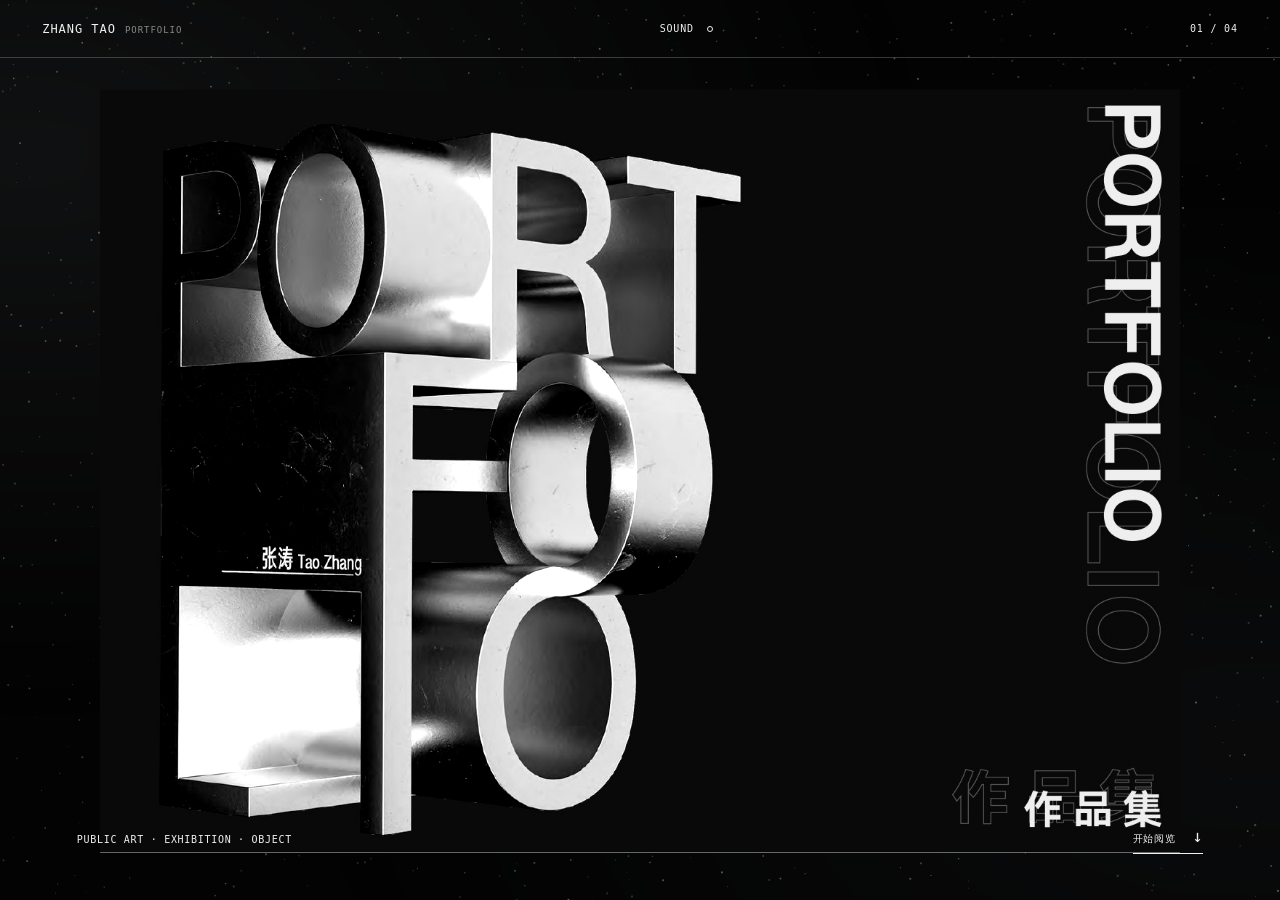
<file: index.html>
<!doctype html>
<html lang="zh-CN">
<head><meta charset="UTF-8"><meta name="viewport" content="width=device-width,initial-scale=1.0"><meta name="description" content="张涛作品集｜公共艺术、展陈与个人创作"><title>张涛｜作品集</title><link rel="stylesheet" href="style.css"></head>
<body class="home">
<canvas id="sand" aria-hidden="true"></canvas><link rel="stylesheet" href="enhancements.css">
<header class="site-head"><a class="wordmark" href="#cover">ZHANG TAO<small>PORTFOLIO</small></a><button class="sound" data-sound aria-pressed="false">SOUND <i></i></button><span class="page-count">01 / 04</span></header>
<main class="snap-stack" id="cover">
  <section class="slide cover-slide" id="home" data-slide><div class="cover-art reveal"><img src="assets/pages/001.jpg" alt="张涛作品集封面"></div><div class="cover-cta reveal"><p>PUBLIC ART · EXHIBITION · OBJECT</p><a class="text-link" href="#catalogue" data-click>开始阅览 <b>↓</b></a></div></section>
  <section class="slide catalogue-slide" id="catalogue" data-slide><div class="catalogue-copy reveal"><p class="micro">CATALOGUE / 作品目录</p><h1 class="home-title"><span>空间的叙事，</span><br><em>艺术的现场。</em><small>SPATIAL NARRATIVE · ART IN SITU</small></h1><p class="lede">张涛 · 公共艺术、展陈空间与荣誉奖杯设计</p></div><div class="chapter-list reveal"><a href="project.html?project=exhibition" data-click><span>01</span><strong>展厅会展</strong><small>EXHIBITION</small><b>04 — 30</b></a><a href="project.html?project=public-art" data-click><span>02</span><strong>公共艺术</strong><small>PUBLIC ART</small><b>31 — 63</b></a><a href="project.html?project=personal" data-click><span>03</span><strong>个人创作</strong><small>PERSONAL CREATION</small><b>64 — 95</b></a></div></section>
  <section class="slide statement-slide" data-slide><p class="micro reveal">DESIGNER STATEMENT</p><h2 class="reveal">以感知为尺度，<br>让设计<a href="project.html?project=public-art" data-click>发生</a>。</h2><div class="statement-meta reveal"><span>4 YEARS OF PRACTICE</span><span>HANGZHOU · NINGBO</span><span>2022 — 2026</span></div></section>
  <section class="slide contact-slide" id="contact" data-slide><p class="micro reveal">CONTACT</p><div class="contact-content reveal"><h2>把想象，落在<br><em>真实世界。</em></h2><a href="mailto:931085586@qq.com" data-click>931085586@qq.com</a><p>198 5710 5404<br>微信：zh931085586</p></div><p class="copyright">© ZHANG TAO 2026</p></section>
</main>
<script src="script.js"></script>
</body></html>
</file>
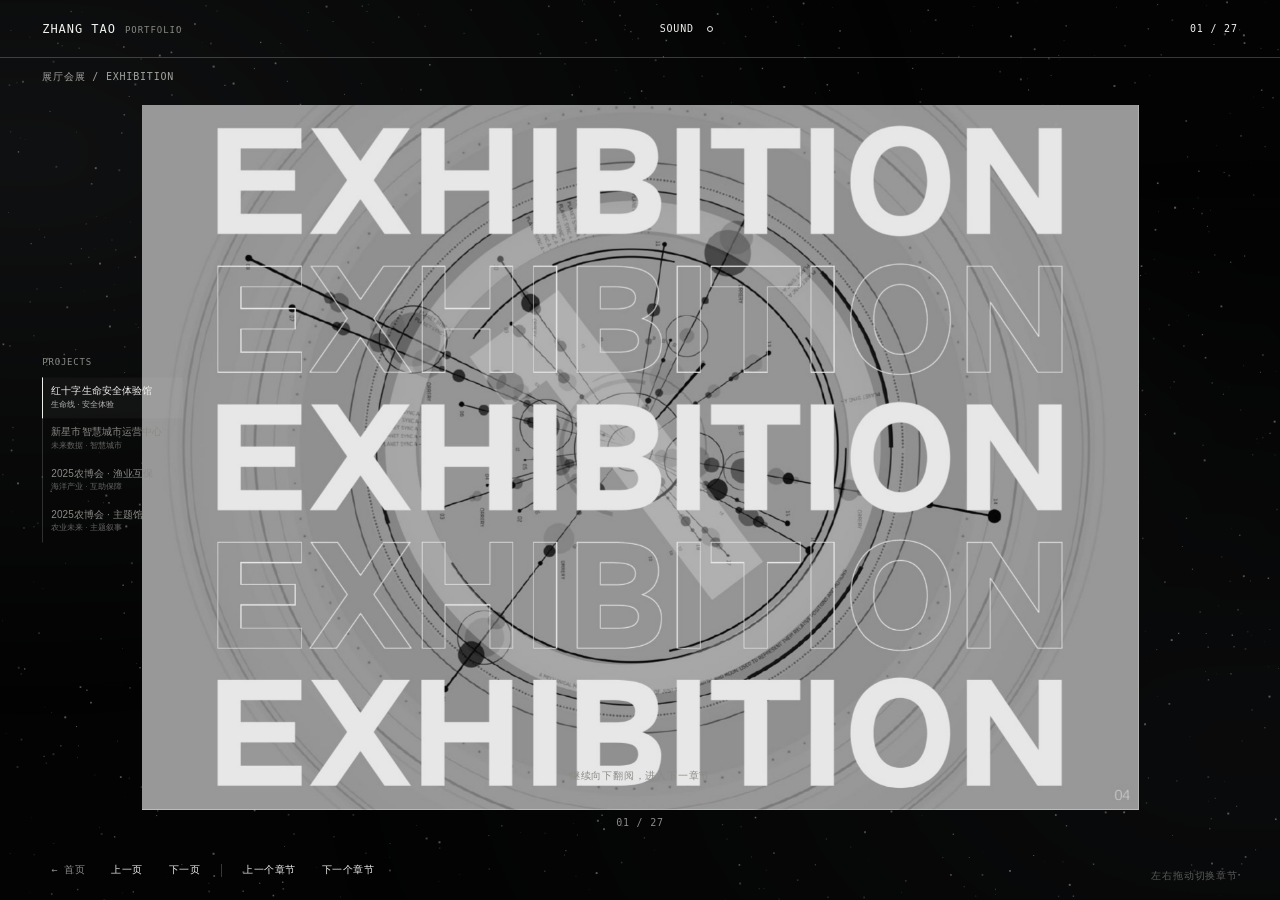
<file: project.html>
<!doctype html>
<html lang="zh-CN">
<head>
  <meta charset="UTF-8">
  <meta name="viewport" content="width=device-width,initial-scale=1.0">
  <title>张涛｜作品阅览</title>
  <link rel="stylesheet" href="style.css">
  <link rel="stylesheet" href="project.css">
  <link rel="stylesheet" href="mobile.css">
</head>
<body class="project">
  <canvas id="sand" aria-hidden="true"></canvas>
  <header class="site-head">
    <a class="wordmark" href="index.html#home" data-click>ZHANG TAO<small>PORTFOLIO</small></a>
    <button class="sound" data-sound aria-pressed="false">SOUND <i></i></button>
    <span class="page-count" id="counter"></span>
  </header>
  <p class="chapter-label" id="chapter-label"></p>
  <aside class="project-index" aria-label="项目导航"><p>PROJECTS</p><div id="project-links"></div></aside>
  <main id="reader" class="reader"></main>
  <p class="gesture-note" aria-hidden="true">左右拖动切换章节</p>
  <nav class="reader-nav" aria-label="阅览控制">
    <a href="index.html#home" data-click>← 首页</a>
    <button id="previous" data-click>上一页</button>
    <button id="next" data-click>下一页</button>
    <span></span>
    <button id="chapter-previous" data-click>上一个章节</button>
    <button id="chapter-next" data-click>下一个章节</button>
  </nav>
  <script src="script.js"></script>
  <script src="project.js"></script>
</body>
</html>
</file>
<file: style.css>
:root{--bg:#030303;--fg:#f0f0ed;--muted:#8a8a86;--hair:rgba(240,240,237,.22);--accent:#fff}*{box-sizing:border-box}html,body{margin:0;background:var(--bg);color:var(--fg);font-family:"Microsoft YaHei","Noto Sans SC",Arial,sans-serif}body{overflow:hidden}body:before{content:"";position:fixed;z-index:0;inset:-25%;pointer-events:none;background:radial-gradient(ellipse at 18% 28%,rgba(73,78,83,.19),transparent 40%),radial-gradient(ellipse at 82% 72%,rgba(48,53,59,.17),transparent 42%),radial-gradient(ellipse at 55% 48%,rgba(255,255,255,.035),transparent 34%);filter:blur(28px);animation:breathe 13s ease-in-out infinite alternate}@keyframes breathe{0%{transform:scale(.92) translate3d(-3%,-2%,0);opacity:.45}50%{opacity:.9}100%{transform:scale(1.12) translate3d(3%,3%,0);opacity:.65}}#sand{position:fixed;inset:0;width:100%;height:100%;z-index:0;pointer-events:none;opacity:.9;mix-blend-mode:screen}.site-head{position:fixed;z-index:5;inset:0 0 auto;height:58px;padding:0 3.3vw;display:flex;align-items:center;justify-content:space-between;border-bottom:1px solid var(--hair);mix-blend-mode:normal}.wordmark{font-family:Consolas,monospace;font-size:12px;letter-spacing:.08em;color:var(--fg);text-decoration:none}.wordmark small{color:var(--muted);font-size:9px;margin-left:9px}.sound{border:1px solid transparent;background:rgba(255,255,255,0);color:var(--fg);font:10px Consolas,monospace;letter-spacing:.08em;padding:7px 8px;cursor:pointer;transition:border-color .45s ease,background .45s ease,backdrop-filter .45s ease,box-shadow .45s ease}.sound:hover{border-color:rgba(240,240,237,.24);background:rgba(255,255,255,.07);backdrop-filter:blur(12px);box-shadow:0 0 14px rgba(239,244,248,.13),inset 0 0 10px rgba(255,255,255,.04)}.sound i{display:inline-block;width:6px;height:6px;border:1px solid var(--fg);border-radius:50%;margin-left:6px}.sound[aria-pressed=true] i{background:var(--fg)}.page-count,.micro{font:10px Consolas,monospace;letter-spacing:.08em}.snap-stack{height:100svh;overflow-y:auto;scroll-snap-type:y mandatory;scroll-behavior:smooth;position:relative;z-index:1}.slide{height:100svh;min-height:520px;scroll-snap-align:start;scroll-snap-stop:always;padding:clamp(80px,12vh,140px) 6vw 5vh;position:relative;display:flex;flex-direction:column;justify-content:center}.cover-slide{padding:78px 3vw 4vh}.cover-art{height:calc(100svh - 135px);display:flex;justify-content:center;align-items:center}.cover-art img{display:block;max-width:100%;max-height:100%;object-fit:contain;filter:grayscale(1) contrast(1.08)}.cover-cta{position:absolute;bottom:5vh;left:6vw;right:6vw;display:flex;justify-content:space-between;align-items:center;font:10px Consolas,monospace;letter-spacing:.07em}.text-link{color:var(--fg);text-decoration:none;border-bottom:1px solid var(--fg);padding:0 0 7px}.text-link b{font-size:17px;font-weight:400;margin-left:10px}.catalogue-slide{justify-content:space-between}.catalogue-copy h1{font-size:clamp(43px,7.8vw,125px);line-height:1.03;letter-spacing:-.085em;font-weight:500;margin:3vh 0}.catalogue-copy em,.statement-slide em,.contact-slide em{font-family:Georgia,"Songti SC",serif;font-weight:400}.lede{color:var(--muted);font-size:13px}.chapter-list{border-top:1px solid var(--hair)}.chapter-list a{min-height:13vh;border-bottom:1px solid var(--hair);display:grid;grid-template-columns:8% 28% 1fr auto;align-items:center;gap:10px;color:var(--fg);text-decoration:none;transition:padding .45s ease,background .45s ease}.chapter-list a:hover{padding-left:1.5vw;background:rgba(255,255,255,.035)}.chapter-list span,.chapter-list small,.chapter-list b{font:10px Consolas,monospace;letter-spacing:.07em;color:var(--muted)}.chapter-list strong{font-weight:400;font-size:clamp(20px,2.3vw,34px);letter-spacing:-.05em}.statement-slide h2{font-size:clamp(47px,8vw,128px);letter-spacing:-.09em;line-height:1.02;font-weight:500;margin:5vh 0}.statement-slide h2 a{color:var(--fg);text-decoration:none;font-family:Georgia,"Songti SC",serif;font-weight:400;border-bottom:1px solid var(--fg)}.statement-meta{display:flex;justify-content:space-between;border-top:1px solid var(--hair);padding-top:13px;color:var(--muted);font:10px Consolas,monospace;letter-spacing:.06em}.contact-slide{background:rgba(255,255,255,.025)}.contact-content{margin:auto 0}.contact-content h2{font-weight:500;font-size:clamp(43px,7vw,110px);line-height:1.02;letter-spacing:-.09em;margin:0 0 9vh}.contact-content>a{font:clamp(19px,3vw,43px) Consolas,monospace;color:var(--fg);text-decoration:none;border-bottom:1px solid var(--fg);padding-bottom:8px}.contact-content p{margin-top:5vh;color:var(--muted);font:11px/1.9 Consolas,monospace}.copyright{position:absolute;bottom:5vh;color:var(--muted);font:10px Consolas,monospace}.reveal{opacity:0;transform:scale(.97) translateY(18px);transition:opacity 1s ease,transform 1.1s cubic-bezier(.16,1,.3,1)}.reveal.in{opacity:1;transform:none}@media(max-width:700px){.site-head{height:50px;padding:0 5vw}.wordmark small,.page-count{display:none}.slide{padding-left:6vw;padding-right:6vw}.cover-slide{padding:65px 3vw 4vh}.cover-art{height:calc(100svh - 125px)}.cover-cta{left:6vw;right:6vw}.chapter-list a{grid-template-columns:10% 1fr auto;min-height:15vh}.chapter-list small{display:none}.statement-meta{gap:10px;flex-wrap:wrap}.contact-content h2{margin-bottom:7vh}}
</file>
<file: enhancements.css>
.snap-stack{scrollbar-width:none}.snap-stack::-webkit-scrollbar{display:none;width:0;height:0}.home-title{position:relative;display:inline-block;isolation:isolate;cursor:default}.home-title small{display:block;margin-top:18px;color:var(--muted);font:10px Consolas,monospace;letter-spacing:.12em}.home-title:after{content:"";position:absolute;z-index:-1;inset:-14% -8%;background:linear-gradient(105deg,transparent 25%,rgba(255,255,255,.18) 48%,transparent 68%);filter:blur(12px);transform:translateX(-35%);opacity:0;transition:opacity .7s ease,transform 1.15s cubic-bezier(.16,1,.3,1)}.home-title:hover:after{opacity:1;transform:translateX(35%)}.home-title span,.home-title em{transition:text-shadow .7s ease}.home-title:hover span,.home-title:hover em{text-shadow:0 0 18px rgba(245,248,250,.21)}.cover-art img{clip-path:inset(1px);border:0;outline:0;box-shadow:none}
</file>
<file: project.css>
.reader{height:100svh;overflow-y:auto;scroll-snap-type:y mandatory;scroll-behavior:smooth;position:relative;z-index:1}.spread{height:100svh;scroll-snap-align:start;scroll-snap-stop:always;padding:60px 2vw 28px;display:flex;flex-direction:column;align-items:center;justify-content:center}.spread img{display:block;width:78vw;max-width:100%;max-height:calc(100svh - 94px);height:auto;object-fit:contain;clip-path:inset(1px);border:0;outline:0;box-shadow:none;opacity:0;transform:scale(.985);transition:opacity .38s ease,transform .75s cubic-bezier(.16,1,.3,1);will-change:transform,opacity}.spread.active img{opacity:1;transform:none}.spread small{font:10px Consolas,monospace;color:var(--muted);padding-top:7px;letter-spacing:.08em}.project-index{position:fixed;z-index:5;left:3.3vw;top:50%;transform:translateY(-50%);width:min(11vw,194px);font:10px Consolas,monospace;letter-spacing:.08em}.project-index>p{margin:0 0 10px;color:var(--muted);font-size:9px}.project-index button{display:block;width:100%;padding:7px 8px 8px;border:0;border-left:1px solid rgba(240,240,237,.18);background:transparent;color:var(--muted);text-align:left;cursor:pointer;transition:border-color .45s ease,color .45s ease,background .45s ease,backdrop-filter .45s ease,box-shadow .45s ease}.project-index button strong{display:block;font:10px/1.35 "Microsoft YaHei",sans-serif;font-weight:400;letter-spacing:.01em}.project-index button small{display:block;padding:2px 0 0;font-size:8px;line-height:1.35;opacity:.72}.project-index button.active{border-left-color:var(--fg);color:var(--fg);background:rgba(255,255,255,.04)}.project-index button:hover{color:var(--fg);background:rgba(255,255,255,.07);backdrop-filter:blur(10px);box-shadow:0 0 13px rgba(240,244,248,.12),inset 0 0 10px rgba(255,255,255,.04)}.reader-nav{position:fixed;z-index:6;left:3.3vw;bottom:15px;display:flex;gap:8px;align-items:center}.reader-nav span{height:13px;width:1px;background:var(--hair);margin:0 4px}.reader-nav a,.reader-nav button{padding:7px 8px;border:1px solid transparent;background:rgba(255,255,255,0);color:var(--fg);font:10px Consolas,monospace;letter-spacing:.05em;text-decoration:none;cursor:pointer;transition:border-color .45s ease,background .45s ease,backdrop-filter .45s ease,box-shadow .45s ease,color .45s ease}.reader-nav a{color:var(--muted)}.reader-nav a:hover,.reader-nav button:hover{border-color:rgba(240,240,237,.26);background:rgba(255,255,255,.075);backdrop-filter:blur(12px);box-shadow:0 0 15px rgba(239,244,248,.14),inset 0 0 12px rgba(255,255,255,.045);color:var(--fg)}.gesture-note{position:fixed;z-index:5;right:3.3vw;bottom:17px;margin:0;color:rgba(175,175,171,.48);font:10px Consolas,monospace;letter-spacing:.08em;pointer-events:none}.chapter-end{gap:4vh;text-align:center}.chapter-end h1{margin:0;font-size:clamp(42px,7vw,104px);font-weight:500;line-height:1;letter-spacing:-.09em}.chapter-end p{margin:0;color:var(--muted);font:11px Consolas,monospace;letter-spacing:.08em}.chapter-links{display:flex;gap:10px;justify-content:center;flex-wrap:wrap}.chapter-links a{min-width:170px;padding:13px 20px;border:1px solid var(--hair);color:var(--fg);text-decoration:none;font:11px Consolas,monospace;letter-spacing:.05em;transition:border-color .45s ease,background .45s ease,backdrop-filter .45s ease,box-shadow .45s ease}.chapter-links a small{display:block;padding-top:5px;font-size:8px}.chapter-links a:hover{border-color:rgba(240,240,237,.32);background:rgba(255,255,255,.075);backdrop-filter:blur(12px);box-shadow:0 0 15px rgba(239,244,248,.14),inset 0 0 12px rgba(255,255,255,.045)}.continue-note{position:absolute;bottom:13vh;color:var(--muted)!important}@media(max-width:980px){.project-index{display:none}.spread img{width:88vw}}@media(max-width:700px){.spread{padding:51px 3vw 30px}.spread img{width:94vw;max-height:calc(100svh - 90px)}.reader-nav{left:4vw;bottom:11px;gap:2px}.reader-nav a,.reader-nav button{font-size:9px;padding:6px 5px}.reader-nav #previous,.reader-nav #next,.reader-nav span{display:none}.gesture-note{right:4vw;bottom:12px;font-size:8px}.chapter-links{flex-direction:column;width:min(80vw,330px)}.chapter-links a{min-width:0}.continue-note{bottom:11vh}}
</file>
<file: mobile.css>
.reader{scrollbar-width:none;touch-action:pan-y}.reader::-webkit-scrollbar{display:none;width:0;height:0}.chapter-label{position:fixed;z-index:6;left:3.3vw;top:70px;margin:0;color:rgba(220,220,215,.72);font:10px Consolas,monospace;letter-spacing:.08em;pointer-events:none}@media (max-width:980px) and (orientation:landscape){.project-index{display:block;left:1.5vw;width:min(16vw,132px)}.project-index>p{font-size:8px;margin-bottom:5px}.project-index button{padding:3px 5px 4px}.project-index button strong{font-size:8px;line-height:1.24}.project-index button small{font-size:7px;line-height:1.2}.spread img{width:78vw}.reader-nav{left:1.5vw}.chapter-label{left:1.5vw;top:64px;font-size:8px}.gesture-note{right:1.5vw;bottom:10px;font-size:8px}}@media (max-width:980px) and (orientation:portrait){.project-index{display:none}.chapter-label{left:4vw;top:61px;font-size:9px}}@media (max-width:700px) and (orientation:landscape){.project-index{display:block}.reader-nav{left:1.5vw}.reader-nav #previous,.reader-nav #next,.reader-nav span{display:none}}
</file>
